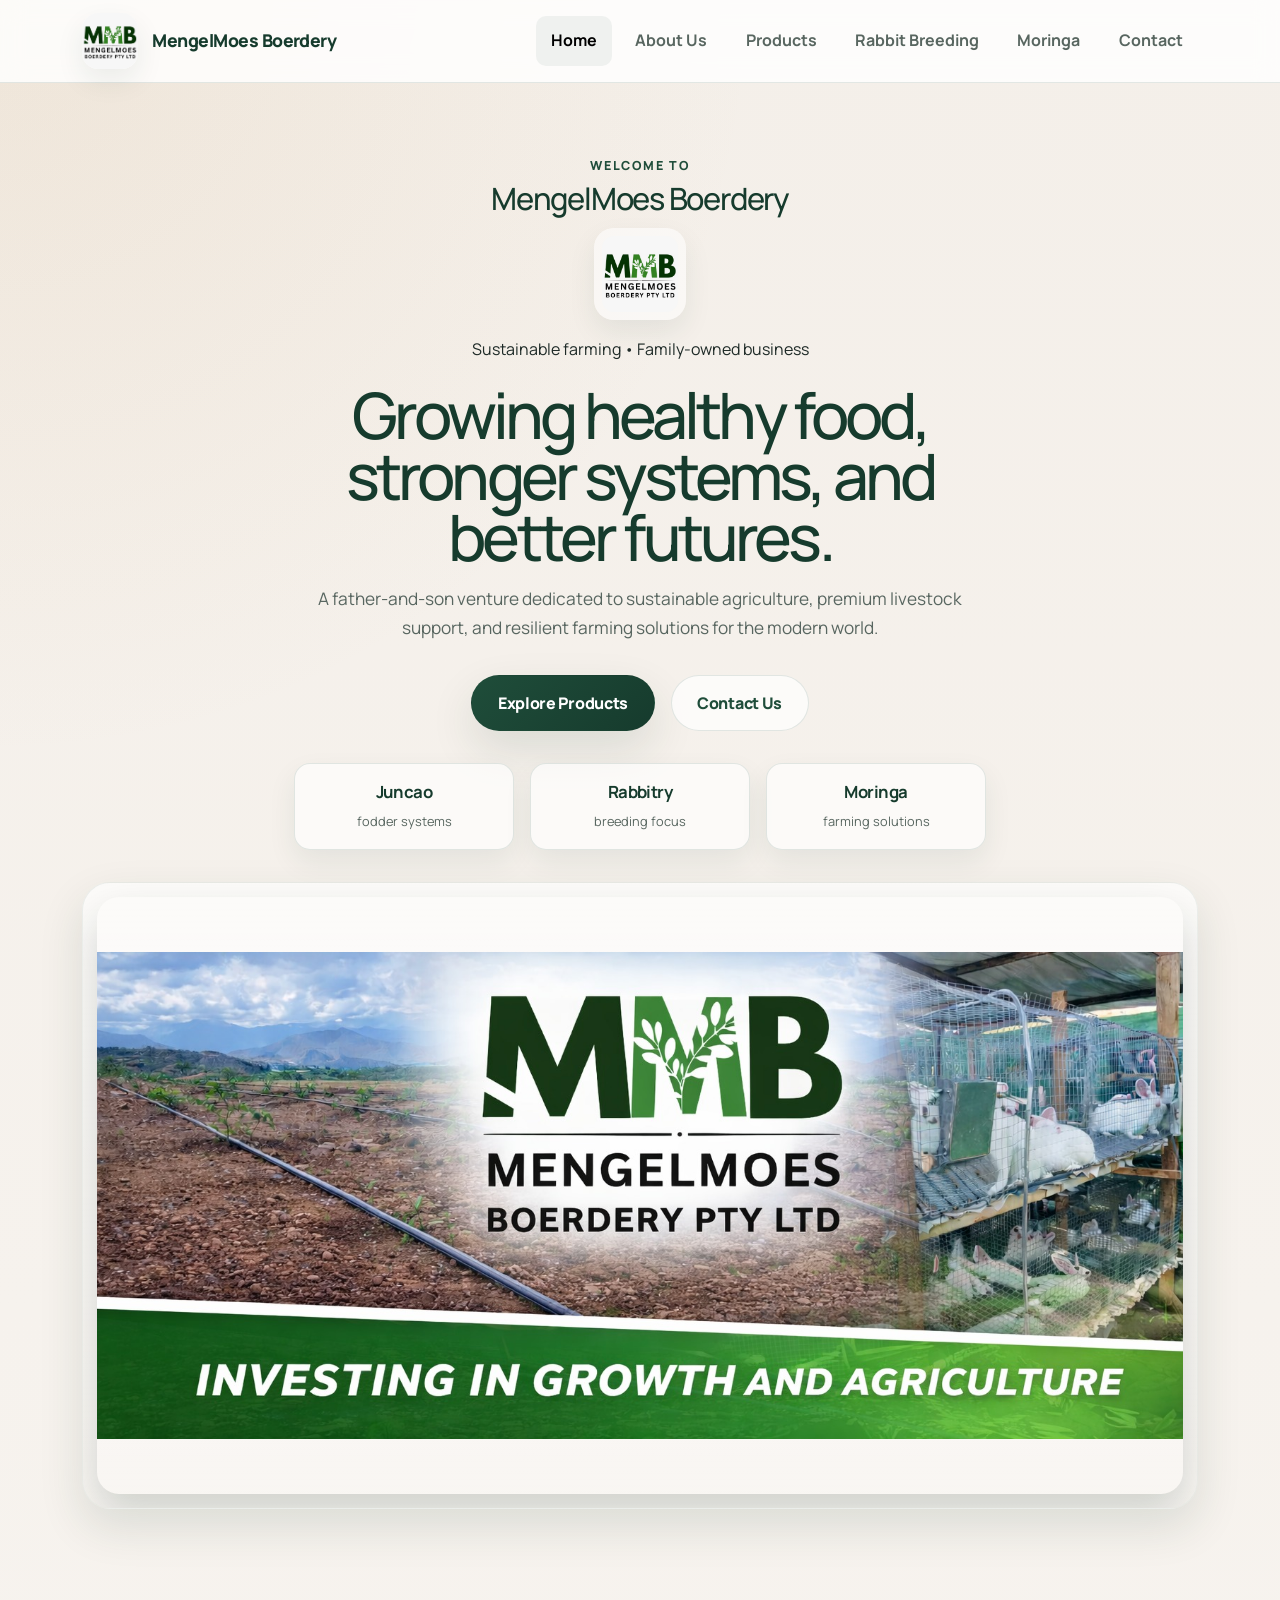
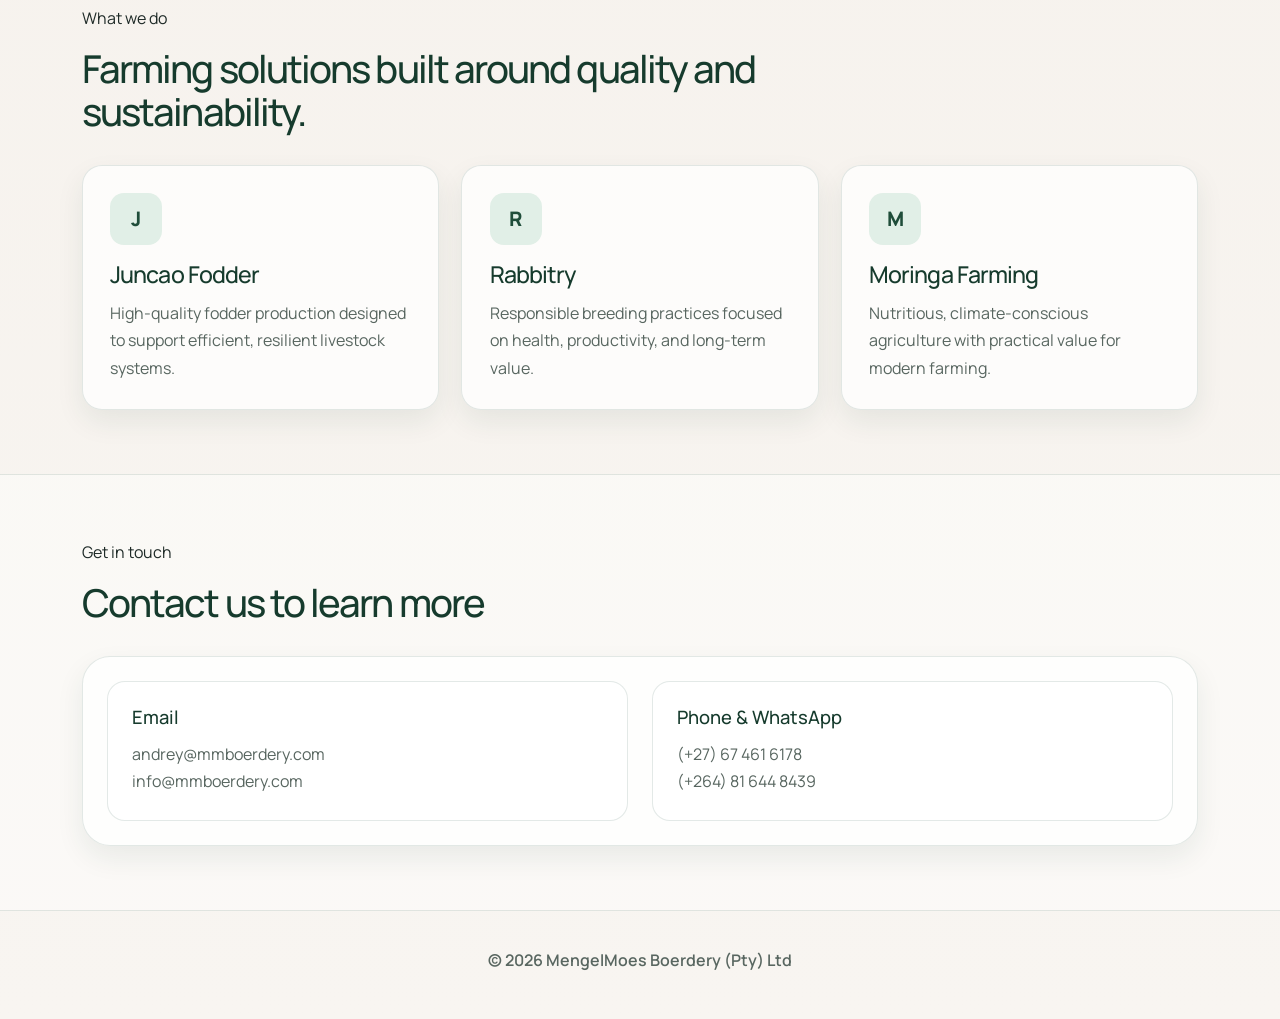
<file: index.html>
<!DOCTYPE html>
<html lang="en">
<head>
    <meta charset="UTF-8">
    <meta name="viewport" content="width=device-width, initial-scale=1.0">
    <meta name="description" content="MengelMoes Boerdery offers sustainable agriculture, Juncao fodder, rabbit breeding, and moringa farming solutions.">
    <title>MengelMoes Boerdery</title>
    <link href="https://cdn.jsdelivr.net/npm/bootstrap@5.3.6/dist/css/bootstrap.min.css" rel="stylesheet" integrity="sha384-4Q6Gf2aSP4eDXB8Miphtr37CMZZQ5oXLH2yaXMJ2w8e2ZtHTl7GptT4jmndRuHDT" crossorigin="anonymous">
    <link rel="stylesheet" href="styles.css">
</head>
<body>
    <header class="site-header">
        <div class="container">
            <nav class="navbar navbar-expand-lg">
                <a href="/" class="brand" aria-label="MengelMoes Boerdery home">
                    <img src="Logo.jpeg" alt="MengelMoes Boerdery logo" class="brand-logo">
                    <span class="brand-text">MengelMoes Boerdery</span>
                </a>

                <button class="navbar-toggler" type="button" data-bs-toggle="collapse" data-bs-target="#mainNav" aria-controls="mainNav" aria-expanded="false" aria-label="Toggle navigation">
                    <span class="navbar-toggler-icon"></span>
                </button>

                <div class="collapse navbar-collapse" id="mainNav">
                    <ul class="navbar-nav ms-auto nav-list">
                        <li class="nav-item"><a href="#" class="nav-link active">Home</a></li>
                        <li class="nav-item"><a href="about.html" class="nav-link">About Us</a></li>
                        <li class="nav-item"><a href="products.html" class="nav-link">Products</a></li>
                        <li class="nav-item"><a href="rabbits.html" class="nav-link">Rabbit Breeding</a></li>
                        <li class="nav-item"><a href="moringa.html" class="nav-link">Moringa</a></li>
                        <li class="nav-item"><a href="contact.html" class="nav-link">Contact</a></li>
                    </ul>
                </div>
            </nav>
        </div>
    </header>

    <main>
        <section class="hero">
            <div class="container">
                <div class="hero-inner">
                    <div class="hero-copy">
                        <div class="hero-kicker">Welcome to</div>
                        <h2 class="brand-title">MengelMoes Boerdery</h2>
                        <img src="Logo.jpeg" class="bi brand-logo" alt="MengelMoes Boerdery logo">
                        <span class="eyebrow">Sustainable farming • Family-owned business</span>
                        <h1>Growing healthy food, stronger systems, and better futures.</h1>
                        <p>
                            A father-and-son venture dedicated to sustainable agriculture, premium livestock support,
                            and resilient farming solutions for the modern world.
                        </p>

                        <div class="hero-actions">
                            <a href="products.html" class="btn btn-primary">Explore Products</a>
                            <a href="contact.html" class="btn btn-secondary">Contact Us</a>
                        </div>

                        <div class="hero-meta">
                            <div class="mini-stat">
                                <strong>Juncao</strong>
                                <span>fodder systems</span>
                            </div>
                            <div class="mini-stat">
                                <strong>Rabbitry</strong>
                                <span>breeding focus</span>
                            </div>
                            <div class="mini-stat">
                                <strong>Moringa</strong>
                                <span>farming solutions</span>
                            </div>
                        </div>
                    </div>

                    <div class="hero-visual">
                        <div class="image-shell">
                            <img src="Landing.jpeg" alt="MengelMoes Boerdery farming landscape" class="hero-image">
                        </div>
                    </div>
                </div>
            </div>
        </section>

        <section class="section">
            <div class="container">
                <div class="section-heading">
                    <span class="eyebrow eyebrow-alt">What we do</span>
                    <h2>Farming solutions built around quality and sustainability.</h2>
                </div>

                <div class="card-grid">
                    <article class="card">
                        <div class="feature-icon">J</div>
                        <h3>Juncao Fodder</h3>
                        <p>High-quality fodder production designed to support efficient, resilient livestock systems.</p>
                    </article>

                    <article class="card">
                        <div class="feature-icon">R</div>
                        <h3>Rabbitry</h3>
                        <p>Responsible breeding practices focused on health, productivity, and long-term value.</p>
                    </article>

                    <article class="card">
                        <div class="feature-icon">M</div>
                        <h3>Moringa Farming</h3>
                        <p>Nutritious, climate-conscious agriculture with practical value for modern farming.</p>
                    </article>
                </div>
            </div>
        </section>

        <section class="section section-soft">
            <div class="container">
                <div class="section-heading">
                    <span class="eyebrow eyebrow-alt">Get in touch</span>
                    <h2>Contact us to learn more</h2>
                </div>

                <div class="contact-panel">
                    <div class="row g-4">
                        <div class="col-md-6">
                            <div class="contact-card">
                                <h3>Email</h3>
                                <a href="mailto:andrey@mmboerdery.com?subject=New%20Enquiry">andrey@mmboerdery.com</a>
                                <p><a href="mailto:info@mmboerdery.com?subject=New%20Enquiry">info@mmboerdery.com</a></p>
                            </div>
                        </div>

                        <div class="col-md-6">
                            <div class="contact-card">
                                <h3>Phone & WhatsApp</h3>
                                <p>(+27) 67 461 6178</p>
                                <p>(+264) 81 644 8439</p>
                                <!-- <p class="mb-0">WhatsApp only: (+27) 67 461 6178</p> -->
                            </div>
                        </div>
                    </div>
                </div>
            </div>
        </section>
    </main>

    <footer class="site-footer">
        <div class="container">
            <p>© <script>document.write(new Date().getFullYear())</script> MengelMoes Boerdery (Pty) Ltd</p>
        </div>
    </footer>

    <script src="https://cdn.jsdelivr.net/npm/bootstrap@5.3.6/dist/js/bootstrap.bundle.min.js" integrity="sha384-j1CDi7MgGQ12Z7Qab0qlWQ/Qqz24Gc6BM0thvEMVjHnfYGF0rmFCozFSxQBxwHKO" crossorigin="anonymous"></script>
</body>
</html>
</file>
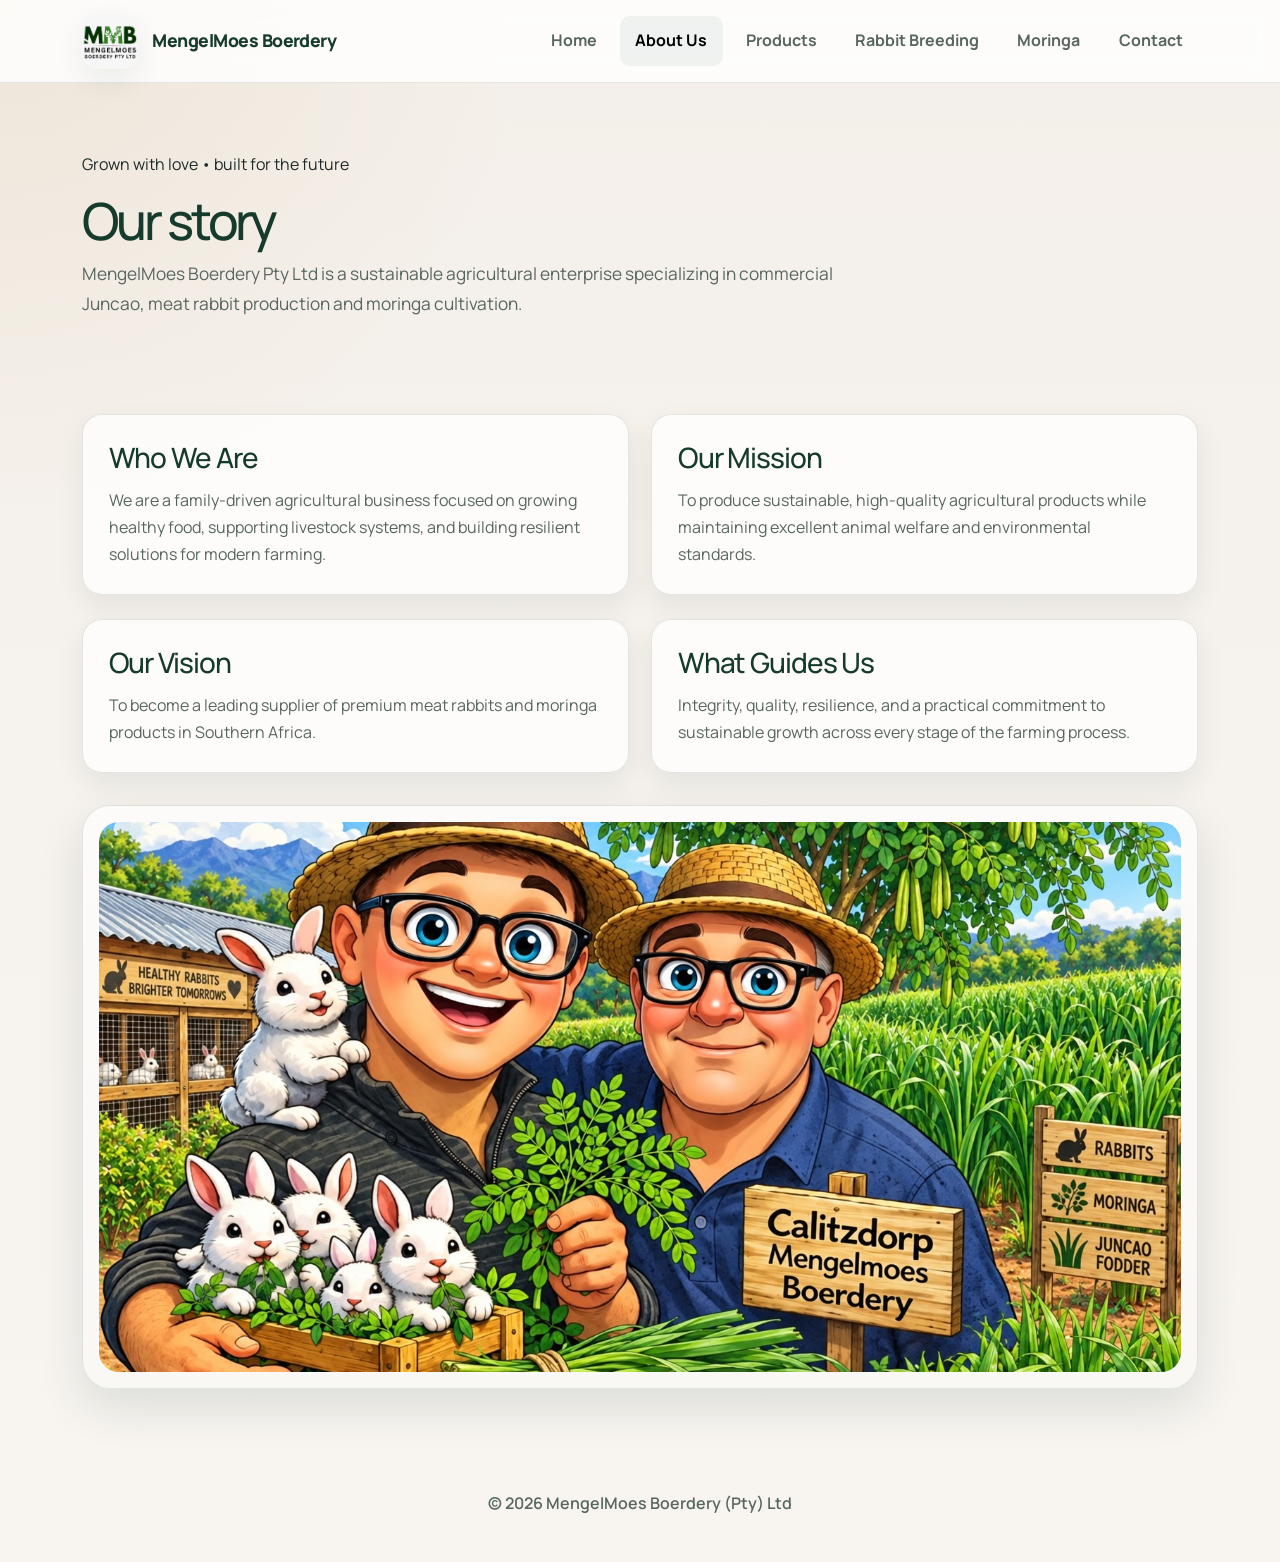
<file: about.html>
<!DOCTYPE html>
<html lang="en">
<head>
    <meta charset="UTF-8">
    <meta name="viewport" content="width=device-width, initial-scale=1.0">
    <meta name="description" content="Learn about MengelMoes Boerdery and our commitment to sustainable agriculture, rabbit breeding, and moringa farming.">
    <title>About Us - MengelMoes Boerdery</title>
    <link href="https://cdn.jsdelivr.net/npm/bootstrap@5.3.6/dist/css/bootstrap.min.css" rel="stylesheet" integrity="sha384-4Q6Gf2aSP4eDXB8Miphtr37CMZZQ5oXLH2yaXMJ2w8e2ZtHTl7GptT4jmndRuHDT" crossorigin="anonymous">
    <link rel="stylesheet" href="styles.css">
</head>
<body>
    <header class="site-header">
        <div class="container">
            <nav class="navbar navbar-expand-lg">
                <a href="index.html" class="brand" aria-label="MengelMoes Boerdery home">
                    <img src="Logo.jpeg" alt="MengelMoes Boerdery logo" class="brand-logo">
                    <span class="brand-text">MengelMoes Boerdery</span>
                </a>

                <button class="navbar-toggler" type="button" data-bs-toggle="collapse" data-bs-target="#mainNav" aria-controls="mainNav" aria-expanded="false" aria-label="Toggle navigation">
                    <span class="navbar-toggler-icon"></span>
                </button>

                <div class="collapse navbar-collapse" id="mainNav">
                    <ul class="navbar-nav ms-auto nav-list">
                        <li class="nav-item"><a href="index.html" class="nav-link">Home</a></li>
                        <li class="nav-item"><a href="about.html" class="nav-link active">About Us</a></li>
                        <li class="nav-item"><a href="products.html" class="nav-link">Products</a></li>
                        <li class="nav-item"><a href="rabbits.html" class="nav-link">Rabbit Breeding</a></li>
                        <li class="nav-item"><a href="moringa.html" class="nav-link">Moringa</a></li>
                        <li class="nav-item"><a href="contact.html" class="nav-link">Contact</a></li>
                    </ul>
                </div>
            </nav>
        </div>
    </header>

    <main>
        <section class="page-hero">
            <div class="container">
                <div class="page-intro">
                    <span class="eyebrow">Grown with love • built for the future</span>
                    <h1 class="page-title">Our story</h1>
                    <p class="page-lead">
                        MengelMoes Boerdery Pty Ltd is a sustainable agricultural enterprise specializing in 
                        commercial Juncao, meat rabbit production and moringa cultivation.
                    </p>
                </div>
            </div>
        </section>

        <section class="section">
            <div class="container">
                <div class="story-grid">
                    <article class="info-card">
                        <h3>Who We Are</h3>
                        <p>
                            We are a family-driven agricultural business focused on growing healthy food, supporting livestock systems, and building resilient solutions for modern farming.
                        </p>
                    </article>

                    <article class="info-card">
                        <h3>Our Mission</h3>
                        <p>
                            To produce sustainable, high-quality agricultural products while maintaining excellent animal welfare and environmental standards.
                        </p>
                    </article>
                </div>

                <div class="story-grid mt-4">
                    <article class="info-card">
                        <h3>Our Vision</h3>
                        <p>
                            To become a leading supplier of premium meat rabbits and moringa products in Southern Africa.
                        </p>
                    </article>

                    <article class="info-card">
                        <h3>What Guides Us</h3>
                        <p>
                            Integrity, quality, resilience, and a practical commitment to sustainable growth across every stage of the farming process.
                        </p>
                    </article>
                </div>

                <div class="page-image-wrap">
                    <img src="mmboere.jpeg" alt="Kevin and Andrey Vrey" loading="lazy">
                </div>
            </div>
        </section>
    </main>

    <footer class="site-footer">
        <div class="container">
            <p>© <script>document.write(new Date().getFullYear())</script> MengelMoes Boerdery (Pty) Ltd</p>
        </div>
    </footer>

    <script src="https://cdn.jsdelivr.net/npm/bootstrap@5.3.6/dist/js/bootstrap.bundle.min.js" integrity="sha384-j1CDi7MgGQ12Z7Qab0qlWQ/Qqz24Gc6BM0thvEMVjHnfYGF0rmFCozFSxQBxwHKO" crossorigin="anonymous"></script>
</body>
</html>
</file>
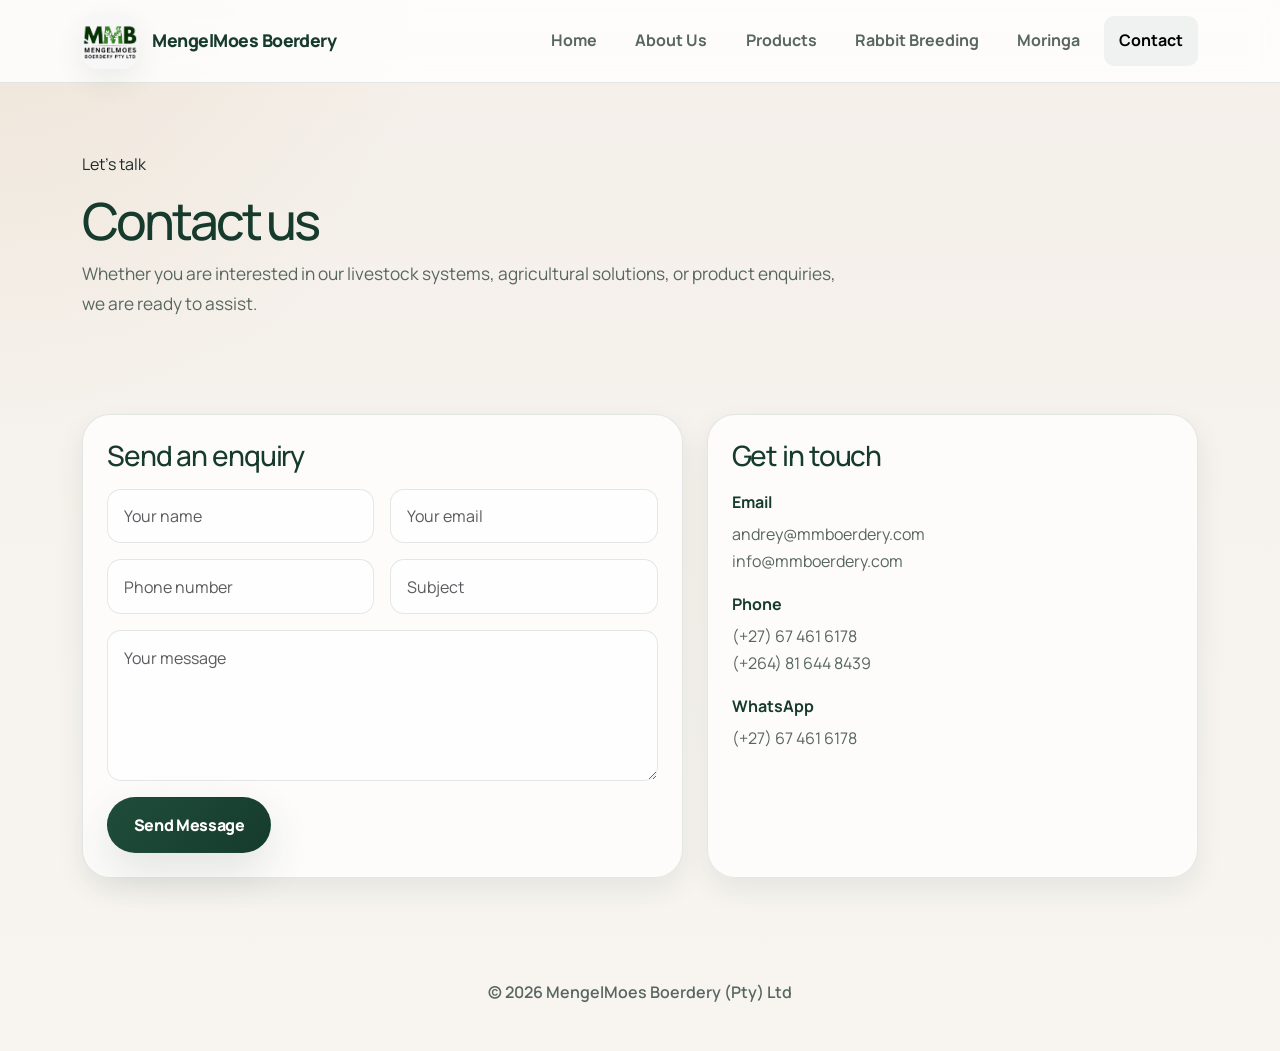
<file: contact.html>
<!DOCTYPE html>
<html lang="en">
<head>
    <meta charset="UTF-8">
    <meta name="viewport" content="width=device-width, initial-scale=1.0">
    <meta name="description" content="Contact MengelMoes Boerdery for sustainable farming, rabbit breeding, and moringa enquiries.">
    <title>Contact - MengelMoes Boerdery</title>
    <link href="https://cdn.jsdelivr.net/npm/bootstrap@5.3.6/dist/css/bootstrap.min.css" rel="stylesheet" integrity="sha384-4Q6Gf2aSP4eDXB8Miphtr37CMZZQ5oXLH2yaXMJ2w8e2ZtHTl7GptT4jmndRuHDT" crossorigin="anonymous">
    <link rel="stylesheet" href="styles.css">
</head>
<body>
    <header class="site-header">
        <div class="container">
            <nav class="navbar navbar-expand-lg">
                <a href="index.html" class="brand" aria-label="MengelMoes Boerdery home">
                    <img src="Logo.jpeg" alt="MengelMoes Boerdery logo" class="brand-logo">
                    <span class="brand-text">MengelMoes Boerdery</span>
                </a>

                <button class="navbar-toggler" type="button" data-bs-toggle="collapse" data-bs-target="#mainNav" aria-controls="mainNav" aria-expanded="false" aria-label="Toggle navigation">
                    <span class="navbar-toggler-icon"></span>
                </button>

                <div class="collapse navbar-collapse" id="mainNav">
                    <ul class="navbar-nav ms-auto nav-list">
                        <li class="nav-item"><a href="index.html" class="nav-link">Home</a></li>
                        <li class="nav-item"><a href="about.html" class="nav-link">About Us</a></li>
                        <li class="nav-item"><a href="products.html" class="nav-link">Products</a></li>
                        <li class="nav-item"><a href="rabbits.html" class="nav-link">Rabbit Breeding</a></li>
                        <li class="nav-item"><a href="moringa.html" class="nav-link">Moringa</a></li>
                        <li class="nav-item"><a href="contact.html" class="nav-link active">Contact</a></li>
                    </ul>
                </div>
            </nav>
        </div>
    </header>

    <main>
        <section class="page-hero">
            <div class="container">
                <div class="page-intro">
                    <span class="eyebrow">Let’s talk</span>
                    <h1 class="page-title">Contact us</h1>
                    <p class="page-lead">
                        Whether you are interested in our livestock systems, agricultural solutions, or product enquiries, we are ready to assist.
                    </p>
                </div>
            </div>
        </section>

        <section class="section">
            <div class="container">
                <div class="contact-layout">
                    <div class="contact-form-panel">
                        <h3>Send an enquiry</h3>
                        <form action="https://formspree.io/f/mkjnddon" method="POST">
                            <div class="form-grid">
                                <div>
                                    <input class="form-control mb-3" type="text" name="name" placeholder="Your name" required>
                                </div>
                                <div>
                                    <input class="form-control mb-3" type="email" name="email" placeholder="Your email" required>
                                </div>
                            </div>

                            <div class="form-grid">
                                <div>
                                    <input class="form-control mb-3" type="tel" name="phone" placeholder="Phone number">
                                </div>
                                <div>
                                    <input class="form-control mb-3" type="text" name="subject" placeholder="Subject">
                                </div>
                            </div>

                            <textarea class="form-control mb-3" rows="5" name="message" placeholder="Your message" required></textarea>

                            <button type="submit" class="btn btn-primary">Send Message</button>
                        </form>
                    </div>

                    <div class="contact-details-panel">
                        <h3>Get in touch</h3>
                        <ul class="contact-list">
                            <li>
                                <strong>Email</strong>
                                <span>andrey@mmboerdery.com</span>
                                <span>info@mmboerdery.com</span>
                            </li>
                            <li>
                                <strong>Phone</strong>
                                <span>(+27) 67 461 6178</span>
                                <span>(+264) 81 644 8439</span>
                            </li>
                            <li>
                                <strong>WhatsApp</strong>
                                (+27) 67 461 6178
                            </li>
                        </ul>
                    </div>
                </div>
            </div>
        </section>
    </main>

    <footer class="site-footer">
        <div class="container">
            <p>© <script>document.write(new Date().getFullYear())</script> MengelMoes Boerdery (Pty) Ltd</p>
        </div>
    </footer>

    <script src="https://cdn.jsdelivr.net/npm/bootstrap@5.3.6/dist/js/bootstrap.bundle.min.js" integrity="sha384-j1CDi7MgGQ12Z7Qab0qlWQ/Qqz24Gc6BM0thvEMVjHnfYGF0rmFCozFSxQBxwHKO" crossorigin="anonymous"></script>
</body>
</html>
</file>
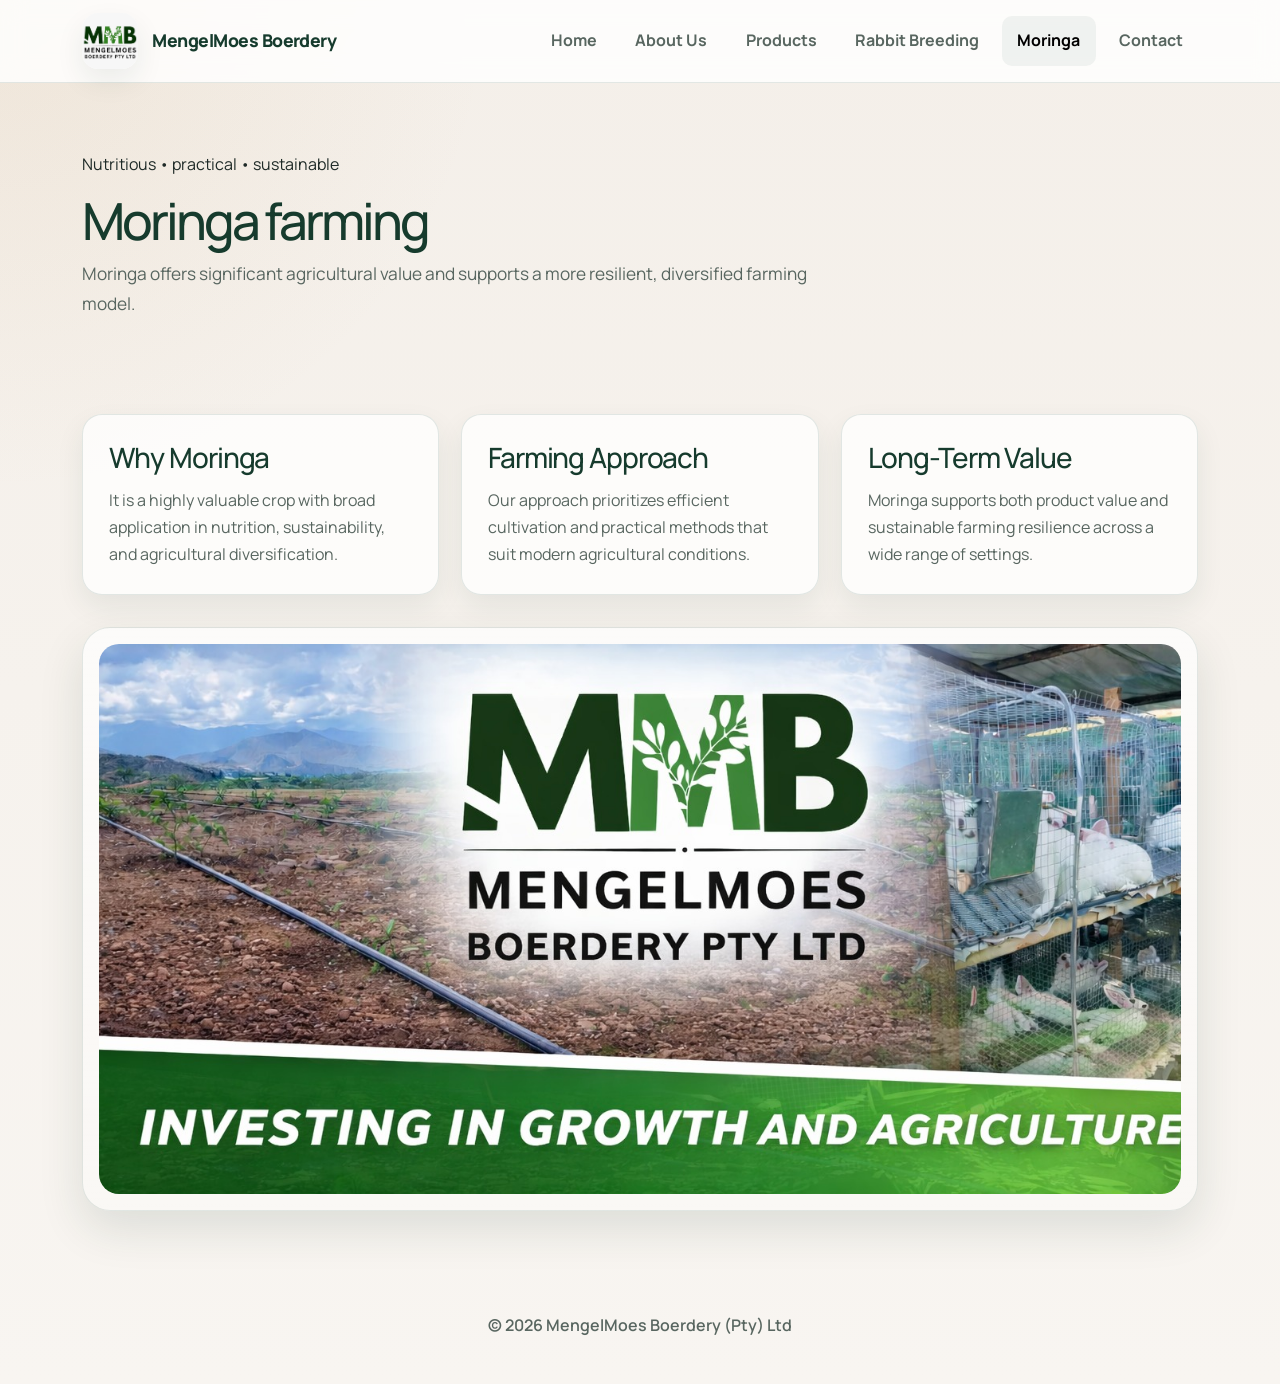
<file: moringa.html>
<!DOCTYPE html>
<html lang="en">
<head>
    <meta charset="UTF-8">
    <meta name="viewport" content="width=device-width, initial-scale=1.0">
    <meta name="description" content="Discover moringa production and farming solutions at MengelMoes Boerdery.">
    <title>Moringa - MengelMoes Boerdery</title>
    <link href="https://cdn.jsdelivr.net/npm/bootstrap@5.3.6/dist/css/bootstrap.min.css" rel="stylesheet" integrity="sha384-4Q6Gf2aSP4eDXB8Miphtr37CMZZQ5oXLH2yaXMJ2w8e2ZtHTl7GptT4jmndRuHDT" crossorigin="anonymous">
    <link rel="stylesheet" href="styles.css">
</head>
<body>
    <header class="site-header">
        <div class="container">
            <nav class="navbar navbar-expand-lg">
                <a href="index.html" class="brand" aria-label="MengelMoes Boerdery home">
                    <img src="Logo.jpeg" alt="MengelMoes Boerdery logo" class="brand-logo">
                    <span class="brand-text">MengelMoes Boerdery</span>
                </a>

                <button class="navbar-toggler" type="button" data-bs-toggle="collapse" data-bs-target="#mainNav" aria-controls="mainNav" aria-expanded="false" aria-label="Toggle navigation">
                    <span class="navbar-toggler-icon"></span>
                </button>

                <div class="collapse navbar-collapse" id="mainNav">
                    <ul class="navbar-nav ms-auto nav-list">
                        <li class="nav-item"><a href="index.html" class="nav-link">Home</a></li>
                        <li class="nav-item"><a href="about.html" class="nav-link">About Us</a></li>
                        <li class="nav-item"><a href="products.html" class="nav-link">Products</a></li>
                        <li class="nav-item"><a href="rabbits.html" class="nav-link">Rabbit Breeding</a></li>
                        <li class="nav-item"><a href="moringa.html" class="nav-link active">Moringa</a></li>
                        <li class="nav-item"><a href="contact.html" class="nav-link">Contact</a></li>
                    </ul>
                </div>
            </nav>
        </div>
    </header>

    <main>
        <section class="page-hero">
            <div class="container">
                <div class="page-intro">
                    <span class="eyebrow">Nutritious • practical • sustainable</span>
                    <h1 class="page-title">Moringa farming</h1>
                    <p class="page-lead">
                        Moringa offers significant agricultural value and supports a more resilient, diversified farming model.
                    </p>
                </div>
            </div>
        </section>

        <section class="section">
            <div class="container">
                <div class="info-grid">
                    <article class="info-card">
                        <h3>Why Moringa</h3>
                        <p>It is a highly valuable crop with broad application in nutrition, sustainability, and agricultural diversification.</p>
                    </article>

                    <article class="info-card">
                        <h3>Farming Approach</h3>
                        <p>Our approach prioritizes efficient cultivation and practical methods that suit modern agricultural conditions.</p>
                    </article>

                    <article class="info-card">
                        <h3>Long-Term Value</h3>
                        <p>Moringa supports both product value and sustainable farming resilience across a wide range of settings.</p>
                    </article>
                </div>

                <div class="page-image-wrap">
                    <img src="Landing.jpeg" alt="Moringa farming at MengelMoes Boerdery" loading="lazy">
                </div>
            </div>
        </section>
    </main>

    <footer class="site-footer">
        <div class="container">
            <p>© <script>document.write(new Date().getFullYear())</script> MengelMoes Boerdery (Pty) Ltd</p>
        </div>
    </footer>

    <script src="https://cdn.jsdelivr.net/npm/bootstrap@5.3.6/dist/js/bootstrap.bundle.min.js" integrity="sha384-j1CDi7MgGQ12Z7Qab0qlWQ/Qqz24Gc6BM0thvEMVjHnfYGF0rmFCozFSxQBxwHKO" crossorigin="anonymous"></script>
</body>
</html>
</file>
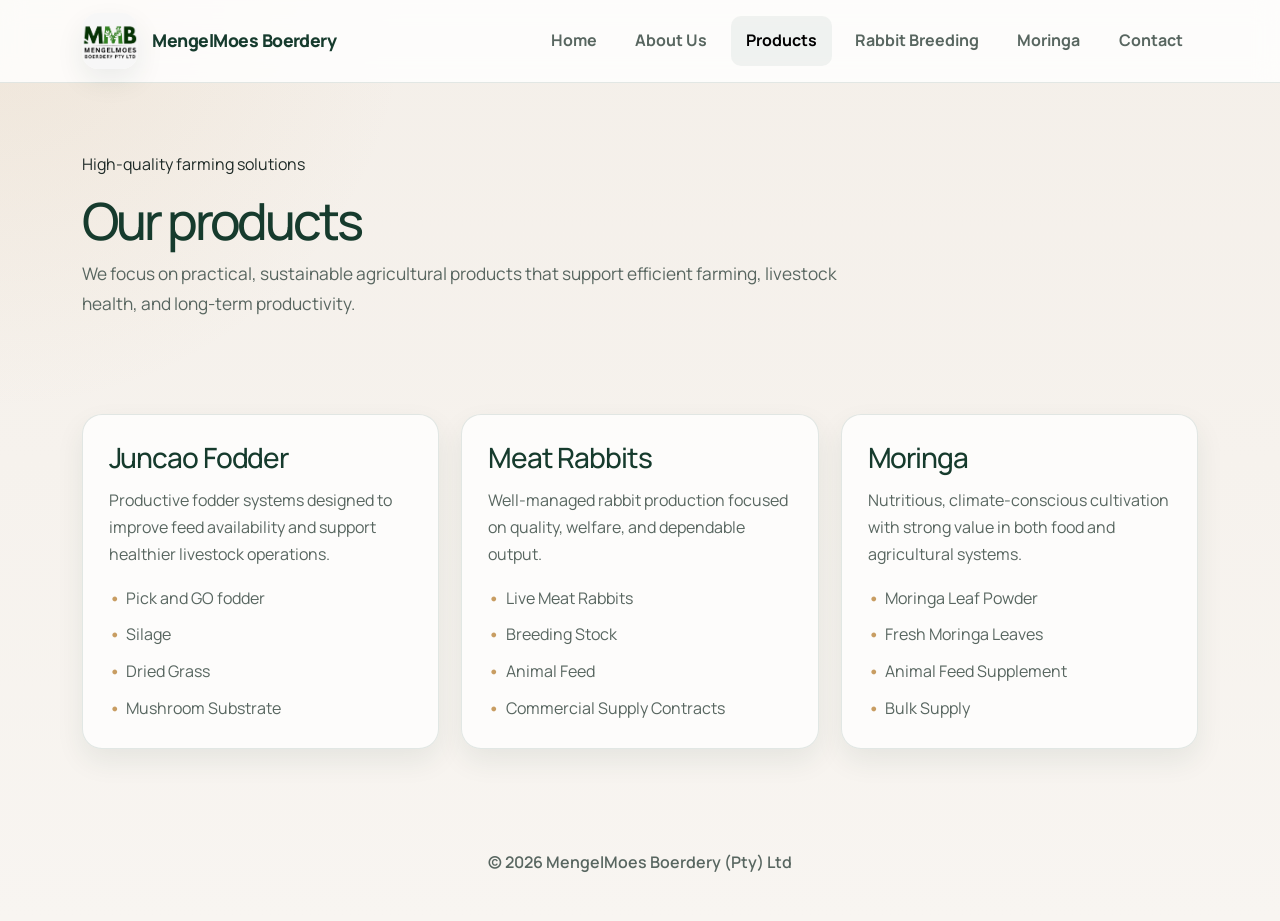
<file: products.html>
<!DOCTYPE html>
<html lang="en">
<head>
    <meta charset="UTF-8">
    <meta name="viewport" content="width=device-width, initial-scale=1.0">
    <meta name="description" content="View the agricultural products and solutions offered by MengelMoes Boerdery.">
    <title>Products - MengelMoes Boerdery</title>
    <link href="https://cdn.jsdelivr.net/npm/bootstrap@5.3.6/dist/css/bootstrap.min.css" rel="stylesheet" integrity="sha384-4Q6Gf2aSP4eDXB8Miphtr37CMZZQ5oXLH2yaXMJ2w8e2ZtHTl7GptT4jmndRuHDT" crossorigin="anonymous">
    <link rel="stylesheet" href="styles.css">
</head>
<body>
    <header class="site-header">
        <div class="container">
            <nav class="navbar navbar-expand-lg">
                <a href="index.html" class="brand" aria-label="MengelMoes Boerdery home">
                    <img src="Logo.jpeg" alt="MengelMoes Boerdery logo" class="brand-logo">
                    <span class="brand-text">MengelMoes Boerdery</span>
                </a>

                <button class="navbar-toggler" type="button" data-bs-toggle="collapse" data-bs-target="#mainNav" aria-controls="mainNav" aria-expanded="false" aria-label="Toggle navigation">
                    <span class="navbar-toggler-icon"></span>
                </button>

                <div class="collapse navbar-collapse" id="mainNav">
                    <ul class="navbar-nav ms-auto nav-list">
                        <li class="nav-item"><a href="index.html" class="nav-link">Home</a></li>
                        <li class="nav-item"><a href="about.html" class="nav-link">About Us</a></li>
                        <li class="nav-item"><a href="products.html" class="nav-link active">Products</a></li>
                        <li class="nav-item"><a href="rabbits.html" class="nav-link">Rabbit Breeding</a></li>
                        <li class="nav-item"><a href="moringa.html" class="nav-link">Moringa</a></li>
                        <li class="nav-item"><a href="contact.html" class="nav-link">Contact</a></li>
                    </ul>
                </div>
            </nav>
        </div>
    </header>

    <main>
        <section class="page-hero">
            <div class="container">
                <div class="page-intro">
                    <span class="eyebrow">High-quality farming solutions</span>
                    <h1 class="page-title">Our products</h1>
                    <p class="page-lead">
                        We focus on practical, sustainable agricultural products that support efficient farming, livestock health, and long-term productivity.
                    </p>
                </div>
            </div>
        </section>

        <section class="section">
            <div class="container">
                <div class="product-grid">
                    <article class="product-card">
                        <h3>Juncao Fodder</h3>
                        <p>Productive fodder systems designed to improve feed availability and support healthier livestock operations.</p>
                        <ul class="product-list">
                            <li>Pick and GO fodder</li>
                            <li>Silage</li>
                            <li>Dried Grass</li>
                            <li>Mushroom Substrate</li>
                        </ul>
                    </article>

                    <article class="product-card">
                        <h3>Meat Rabbits</h3>
                        <p>Well-managed rabbit production focused on quality, welfare, and dependable output.</p>
                        <ul class="product-list">
                            <li>Live Meat Rabbits</li>
                            <li>Breeding Stock</li>
                            <li>Animal Feed</li>
                            <li>Commercial Supply Contracts</li>
                        </ul>
                    </article>

                    <article class="product-card">
                        <h3>Moringa</h3>
                        <p>Nutritious, climate-conscious cultivation with strong value in both food and agricultural systems.</p>
                        <ul class="product-list">
                            <li>Moringa Leaf Powder</li>
                            <li>Fresh Moringa Leaves</li>
                            <li>Animal Feed Supplement</li>
                            <li>Bulk Supply</li>
                        </ul>
                    </article>
                </div>
            </div>
        </section>
    </main>

    <footer class="site-footer">
        <div class="container">
            <p>© <script>document.write(new Date().getFullYear())</script> MengelMoes Boerdery (Pty) Ltd</p>
        </div>
    </footer>

    <script src="https://cdn.jsdelivr.net/npm/bootstrap@5.3.6/dist/js/bootstrap.bundle.min.js" integrity="sha384-j1CDi7MgGQ12Z7Qab0qlWQ/Qqz24Gc6BM0thvEMVjHnfYGF0rmFCozFSxQBxwHKO" crossorigin="anonymous"></script>
</body>
</html>
</file>
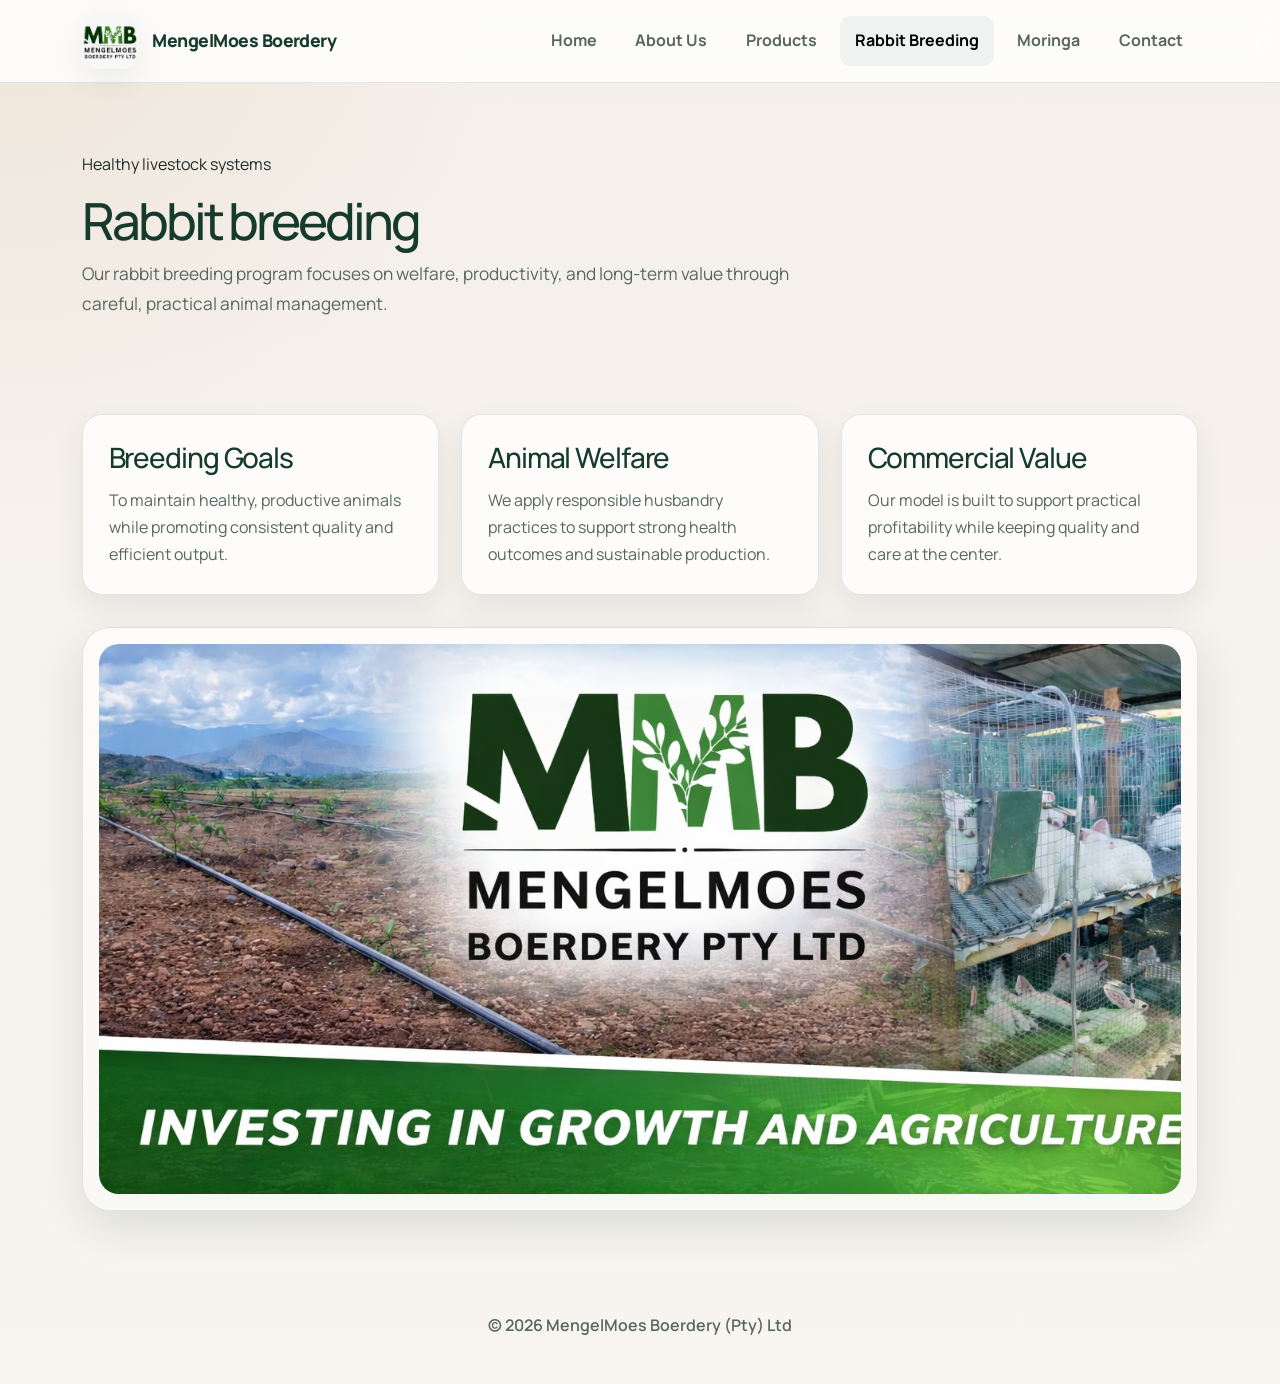
<file: rabbits.html>
<!DOCTYPE html>
<html lang="en">
<head>
    <meta charset="UTF-8">
    <meta name="viewport" content="width=device-width, initial-scale=1.0">
    <meta name="description" content="Learn more about the rabbit breeding program at MengelMoes Boerdery.">
    <title>Rabbit Breeding - MengelMoes Boerdery</title>
    <link href="https://cdn.jsdelivr.net/npm/bootstrap@5.3.6/dist/css/bootstrap.min.css" rel="stylesheet" integrity="sha384-4Q6Gf2aSP4eDXB8Miphtr37CMZZQ5oXLH2yaXMJ2w8e2ZtHTl7GptT4jmndRuHDT" crossorigin="anonymous">
    <link rel="stylesheet" href="styles.css">
</head>
<body>
    <header class="site-header">
        <div class="container">
            <nav class="navbar navbar-expand-lg">
                <a href="index.html" class="brand" aria-label="MengelMoes Boerdery home">
                    <img src="Logo.jpeg" alt="MengelMoes Boerdery logo" class="brand-logo">
                    <span class="brand-text">MengelMoes Boerdery</span>
                </a>

                <button class="navbar-toggler" type="button" data-bs-toggle="collapse" data-bs-target="#mainNav" aria-controls="mainNav" aria-expanded="false" aria-label="Toggle navigation">
                    <span class="navbar-toggler-icon"></span>
                </button>

                <div class="collapse navbar-collapse" id="mainNav">
                    <ul class="navbar-nav ms-auto nav-list">
                        <li class="nav-item"><a href="index.html" class="nav-link">Home</a></li>
                        <li class="nav-item"><a href="about.html" class="nav-link">About Us</a></li>
                        <li class="nav-item"><a href="products.html" class="nav-link">Products</a></li>
                        <li class="nav-item"><a href="rabbits.html" class="nav-link active">Rabbit Breeding</a></li>
                        <li class="nav-item"><a href="moringa.html" class="nav-link">Moringa</a></li>
                        <li class="nav-item"><a href="contact.html" class="nav-link">Contact</a></li>
                    </ul>
                </div>
            </nav>
        </div>
    </header>

    <main>
        <section class="page-hero">
            <div class="container">
                <div class="page-intro">
                    <span class="eyebrow">Healthy livestock systems</span>
                    <h1 class="page-title">Rabbit breeding</h1>
                    <p class="page-lead">
                        Our rabbit breeding program focuses on welfare, productivity, and long-term value through careful, practical animal management.
                    </p>
                </div>
            </div>
        </section>

        <section class="section">
            <div class="container">
                <div class="info-grid">
                    <article class="info-card">
                        <h3>Breeding Goals</h3>
                        <p>To maintain healthy, productive animals while promoting consistent quality and efficient output.</p>
                    </article>

                    <article class="info-card">
                        <h3>Animal Welfare</h3>
                        <p>We apply responsible husbandry practices to support strong health outcomes and sustainable production.</p>
                    </article>

                    <article class="info-card">
                        <h3>Commercial Value</h3>
                        <p>Our model is built to support practical profitability while keeping quality and care at the center.</p>
                    </article>
                </div>

                <div class="page-image-wrap">
                    <img src="Landing.jpeg" alt="Rabbit breeding at MengelMoes Boerdery" loading="lazy">
                </div>
            </div>
        </section>
    </main>

    <footer class="site-footer">
        <div class="container">
            <p>© <script>document.write(new Date().getFullYear())</script> MengelMoes Boerdery (Pty) Ltd</p>
        </div>
    </footer>

    <script src="https://cdn.jsdelivr.net/npm/bootstrap@5.3.6/dist/js/bootstrap.bundle.min.js" integrity="sha384-j1CDi7MgGQ12Z7Qab0qlWQ/Qqz24Gc6BM0thvEMVjHnfYGF0rmFCozFSxQBxwHKO" crossorigin="anonymous"></script>
</body>
</html>
</file>
<file: styles.css>
/* ...existing code... */

@import url('https://fonts.googleapis.com/css2?family=Manrope:wght@400;500;600;700;800&display=swap');

:root {
  --bg: #f4efe9;
  --bg-soft: #faf7f2;
  --surface: #ffffff;
  --surface-alt: #eef3ee;
  --primary: #1f4d3a;
  --primary-dark: #163b2d;
  --primary-soft: #e1efe7;
  --accent: #c89d62;
  --text: #1e2a27;
  --muted: #586660;
  --border: rgba(31, 77, 58, 0.12);
  --shadow: 0 18px 45px rgba(22, 59, 45, 0.12);
  --shadow-soft: 0 12px 28px rgba(22, 59, 45, 0.08);
  --radius: 20px;
  --radius-lg: 28px;
  --container: 1180px;
}

* {
  box-sizing: border-box;
}

html {
  scroll-behavior: smooth;
}

body {
  margin: 0;
  font-family: "Manrope", "Segoe UI", Arial, sans-serif;
  background:
    radial-gradient(circle at top left, rgba(200, 157, 98, 0.12), transparent 26%),
    linear-gradient(180deg, var(--bg) 0%, #f8f5f1 100%);
  color: var(--text);
  line-height: 1.7;
}

img {
  max-width: 100%;
  display: block;
}

a {
  text-decoration: none;
  color: inherit;
}

p {
  margin: 0;
}

.container {
  width: min(var(--container), calc(100% - 2rem));
  margin: 0 auto;
}

/* Header */
.site-header {
  position: sticky;
  top: 0;
  z-index: 20;
  background: rgba(255, 255, 255, 0.82);
  backdrop-filter: blur(12px);
  border-bottom: 1px solid var(--border);
}

.navbar {
  min-height: 82px;
  padding: 0.8rem 0;
}

.brand {
  display: inline-flex;
  align-items: center;
  gap: 0.9rem;
  color: var(--primary-dark);
  font-weight: 800;
}

.brand-logo {
  width: 56px;
  height: 56px;
  object-fit: cover;
  border-radius: 16px;
  box-shadow: var(--shadow-soft);
  display: block;
}

.brand-text {
  font-size: 1.1rem;
  letter-spacing: -0.03em;
}

.nav-list {
  gap: 0.5rem;
}

.nav-link {
  color: var(--muted);
  font-weight: 700;
  padding: 0.7rem 0.95rem !important;
  border-radius: 10px;
  transition: all 0.2s ease;
}

.nav-link:hover,
.nav-link.active {
  color: var(--primary);
  background: rgba(31, 77, 58, 0.06);
}

/* Buttons */
.btn {
  display: inline-flex;
  align-items: center;
  justify-content: center;
  gap: 0.45rem;
  border-radius: 999px;
  padding: 0.95rem 1.6rem;
  font-weight: 800;
  letter-spacing: -0.02em;
  transition: all 0.2s ease;
  border: 1px solid transparent;
}

.btn:hover {
  transform: translateY(-1px);
}

.btn-primary {
  background: linear-gradient(135deg, var(--primary) 0%, var(--primary-dark) 100%);
  color: #fff;
  box-shadow: var(--shadow);
}

.btn-primary:hover {
  box-shadow: 0 20px 38px rgba(22, 59, 45, 0.2);
}

.btn-secondary {
  background: rgba(255, 255, 255, 0.7);
  color: var(--primary);
  border-color: var(--border);
}

.hero {
  padding: 4.5rem 0 2rem;
}

.hero-inner {
  display: block;
}

.hero-copy {
  max-width: 820px;
  margin: 0 auto 2rem;
  text-align: center;
}

.hero-copy h1 {
  margin: 1.25rem auto 1rem;
  max-width: 760px;
  font-size: clamp(2.7rem, 5vw, 5rem);
  line-height: 0.96;
  letter-spacing: -0.06em;
  color: var(--primary-dark);
}

.hero-copy p {
  max-width: 680px;
  margin: 0 auto 2rem;
  font-size: 1.08rem;
  color: var(--muted);
}

.hero-copy .brand-logo {
  display: block;
  width: 92px;
  height: 92px;
  margin: 0.75rem auto 1rem;
  object-fit: cover;
  border-radius: 20px;
  background: rgba(255, 255, 255, 0.55);
  padding: 0.5rem;
  box-shadow: var(--shadow-soft);
}

.hero-actions,
.hero-meta {
  display: flex;
  justify-content: center;
  align-items: center;
  flex-wrap: wrap;
  gap: 1rem;
}

.hero-meta {
  margin-top: 2rem;
}

.mini-stat {
  flex: 1 1 180px;
  max-width: 220px;
  min-width: 180px;
  background: rgba(255, 255, 255, 0.65);
  border: 1px solid var(--border);
  border-radius: 16px;
  padding: 0.9rem 1rem;
  box-shadow: var(--shadow-soft);
  text-align: center;
}

.mini-stat strong {
  display: block;
  color: var(--primary-dark);
  font-size: 1.05rem;
  letter-spacing: -0.03em;
}

.mini-stat span {
  font-size: 0.8rem;
  color: var(--muted);
}

.hero-visual {
  display: flex;
  justify-content: center;
  width: 100%;
}

.image-shell {
  position: relative;
  width: min(100%, 1200px);
  aspect-ratio: 16 / 9;
  padding: 0.9rem;
  border-radius: var(--radius-lg);
  background: linear-gradient(180deg, rgba(255,255,255,0.7), rgba(255,255,255,0.3));
  box-shadow: var(--shadow);
  border: 1px solid rgba(31, 77, 58, 0.08);
  overflow: hidden;
}

.hero-image {
  position: relative;
  z-index: 1;
  width: 100%;
  height: 100%;
  object-fit: contain;
  object-position: center;
  border-radius: 22px;
  box-shadow: 0 20px 40px rgba(24, 42, 34, 0.18);
}

.section {
  padding: 4rem 0;
}

.section-soft {
  background: rgba(255,255,255,0.38);
  border-top: 1px solid var(--border);
  border-bottom: 1px solid var(--border);
}

.section-heading {
  margin-bottom: 2rem;
}

.section-heading h2 {
  margin-top: 1rem;
  font-size: clamp(2rem, 3vw, 3rem);
  line-height: 1.1;
  letter-spacing: -0.05em;
  color: var(--primary-dark);
  max-width: 760px;
}

.card-grid {
  display: grid;
  grid-template-columns: repeat(auto-fit, minmax(220px, 1fr));
  gap: 1.4rem;
  align-items: stretch;
}

.card {
  background: rgba(255,255,255,0.72);
  border: 1px solid var(--border);
  border-radius: var(--radius);
  padding: 1.7rem;
  box-shadow: var(--shadow-soft);
  transition: transform 0.2s ease, box-shadow 0.2s ease;
  height: 100%;
}

.card:hover {
  transform: translateY(-4px);
  box-shadow: var(--shadow);
}

.feature-icon {
  width: 52px;
  height: 52px;
  border-radius: 14px;
  background: var(--primary-soft);
  color: var(--primary);
  display: grid;
  place-items: center;
  margin-bottom: 1rem;
  font-weight: 800;
  font-size: 1.25rem;
}

.card h3 {
  margin: 0 0 0.7rem;
  color: var(--primary-dark);
  font-size: 1.45rem;
  letter-spacing: -0.04em;
}

.card p {
  color: var(--muted);
}

.contact-panel {
  background: rgba(255,255,255,0.72);
  border: 1px solid var(--border);
  border-radius: var(--radius-lg);
  padding: 1.5rem;
  box-shadow: var(--shadow-soft);
}

.contact-card {
  height: 100%;
  background: var(--surface);
  border: 1px solid var(--border);
  border-radius: 18px;
  padding: 1.5rem;
}

.contact-card h3 {
  margin-bottom: 0.8rem;
  color: var(--primary-dark);
  font-size: 1.15rem;
}

.contact-card a,
.contact-card p {
  color: var(--muted);
  font-size: 1rem;
}

.site-footer {
  padding: 2rem 0 2.5rem;
  text-align: center;
  color: var(--muted);
}

.site-footer p {
  margin: 0;
  font-weight: 600;
}

.page-hero {
  padding: 4.25rem 0 2rem;
}

.page-intro {
  max-width: 760px;
}

.page-title {
  margin: 1rem 0 0.8rem;
  font-size: clamp(2.2rem, 4vw, 4rem);
  line-height: 1.02;
  letter-spacing: -0.06em;
  color: var(--primary-dark);
}

.page-lead {
  color: var(--muted);
  font-size: 1.08rem;
}

.story-grid,
.info-grid,
.product-grid,
.feature-grid,
.stats-grid {
  display: grid;
  gap: 1.4rem;
}

.story-grid {
  grid-template-columns: repeat(2, minmax(0, 1fr));
}

.info-grid,
.product-grid,
.feature-grid {
  grid-template-columns: repeat(3, minmax(0, 1fr));
}

.stats-grid {
  grid-template-columns: repeat(4, minmax(0, 1fr));
}

.info-card,
.product-card,
.feature-card,
.stat-card {
  background: rgba(255,255,255,0.74);
  border: 1px solid var(--border);
  border-radius: var(--radius);
  box-shadow: var(--shadow-soft);
  padding: 1.6rem;
}

.info-card h3,
.product-card h3,
.feature-card h3 {
  margin: 0 0 0.8rem;
  color: var(--primary-dark);
  letter-spacing: -0.04em;
}

.info-card p,
.product-card p,
.feature-card p {
  color: var(--muted);
}

.info-list,
.product-list {
  list-style: none;
  margin: 1rem 0 0;
  padding: 0;
  display: grid;
  gap: 0.6rem;
}

.info-list li,
.product-list li {
  position: relative;
  padding-left: 1.1rem;
  color: var(--muted);
}

.info-list li::before,
.product-list li::before {
  content: "•";
  position: absolute;
  left: 0;
  color: var(--accent);
  font-weight: 800;
}

.page-image-wrap {
  margin-top: 2rem;
  padding: 1rem;
  background: linear-gradient(180deg, rgba(255,255,255,0.7), rgba(255,255,255,0.35));
  border: 1px solid var(--border);
  border-radius: var(--radius-lg);
  box-shadow: var(--shadow);
}

.page-image-wrap img {
  width: 100%;
  height: 550px;
  object-fit: cover;
  border-radius: 20px;
}

.contact-layout {
  display: grid;
  grid-template-columns: 1.1fr 0.9fr;
  gap: 1.5rem;
}

.contact-form-panel,
.contact-details-panel {
  background: rgba(255,255,255,0.74);
  border: 1px solid var(--border);
  border-radius: var(--radius-lg);
  box-shadow: var(--shadow-soft);
  padding: 1.5rem;
}

.form-grid {
  display: grid;
  grid-template-columns: repeat(2, minmax(0, 1fr));
  gap: 1rem;
}

.form-control {
  width: 100%;
  border: 1px solid var(--border);
  border-radius: 14px;
  padding: 0.9rem 1rem;
  background: rgba(255,255,255,0.7);
  color: var(--text);
}

.form-control:focus {
  border-color: rgba(31, 77, 58, 0.4);
  box-shadow: 0 0 0 0.2rem rgba(31, 77, 58, 0.08);
  outline: none;
}

.contact-details-panel h3,
.contact-form-panel h3 {
  margin: 0 0 1rem;
  color: var(--primary-dark);
  letter-spacing: -0.04em;
}

.contact-list {
  list-style: none;
  padding: 0;
  margin: 0;
  display: grid;
  gap: 1rem;
}

.contact-list li {
  color: var(--muted);
}

.contact-list span {
  display: block;
}

.contact-list strong {
  display: block;
  margin-bottom: 0.3rem;
  color: var(--primary-dark);
}

.site-footer {
  padding: 2.3rem 0 2.8rem;
  text-align: center;
  color: var(--muted);
}

.site-footer p {
  margin: 0;
  font-weight: 600;
}

.hero-kicker {
  margin: 0 0 0.35rem;
  font-size: 0.78rem;
  font-weight: 800;
  letter-spacing: 0.14em;
  text-transform: uppercase;
  color: var(--primary);
}

.brand-title {
  margin: 0 0 0.8rem;
  font-size: clamp(1.7rem, 2.4vw, 2.5rem);
  line-height: 1.1;
  letter-spacing: -0.04em;
  color: var(--primary-dark);
}

@media (max-width: 991px) {
  .story-grid,
  .info-grid,
  .product-grid,
  .feature-grid,
  .stats-grid,
  .contact-layout,
  .form-grid {
    grid-template-columns: 1fr;
  }

  .page-image-wrap img {
    height: 420px;
  }
}
</file>
